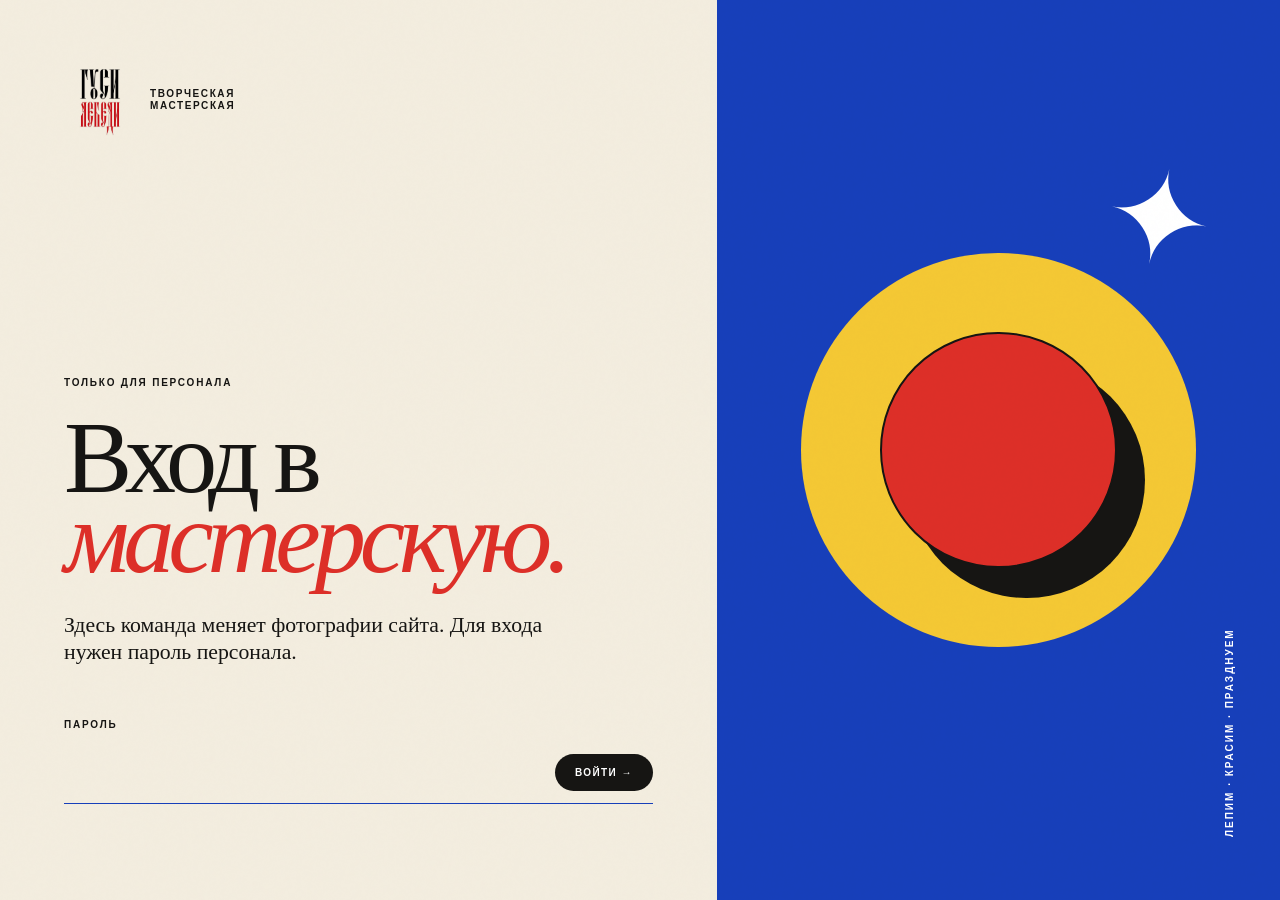
<file: login.html>
<!doctype html>
<html lang="ru">
  <head>
    <meta charset="UTF-8" />
    <meta name="viewport" content="width=device-width, initial-scale=1.0" />
    <meta name="robots" content="noindex, nofollow, noarchive" />
    <meta name="theme-color" content="#173fba" />
    <title>Гуси-Лебеди — вход для персонала</title>
    <link rel="icon" href="assets/gusi-lebedi-logo.png" />
    <link rel="stylesheet" href="login.css" />
    <script src="login.js" defer></script>
  </head>
  <body>
    <main class="login-shell">
      <section class="login-card" aria-labelledby="login-title">
        <a class="login-brand" href="index.html" aria-label="Вернуться на сайт Гуси-Лебеди">
          <img src="assets/gusi-lebedi-logo.png" alt="Гуси-Лебеди" />
          <span>Творческая<br />мастерская</span>
        </a>

        <div class="login-copy">
          <p class="eyebrow">Только для персонала</p>
          <h1 id="login-title">Вход в<br /><em>мастерскую.</em></h1>
          <p>Здесь команда меняет фотографии сайта. Для входа нужен пароль персонала.</p>
        </div>

        <form class="login-form">
          <label for="staff-password">Пароль</label>
          <div class="password-row">
            <input id="staff-password" name="password" type="password" autocomplete="current-password" required autofocus />
            <button type="submit">Войти <span aria-hidden="true">→</span></button>
          </div>
          <p class="login-status" role="status" aria-live="polite"></p>
        </form>
      </section>

      <aside class="login-art" aria-hidden="true">
        <span class="art-star">✦</span>
        <div class="art-orbit"></div>
        <p>лепим · красим · празднуем</p>
      </aside>
    </main>
  </body>
</html>
</file>
<file: login.css>
:root {
  --paper: #f3eddf;
  --ink: #161513;
  --red: #dd2f28;
  --blue: #173fba;
  --yellow: #f4c834;
  --serif: "Iowan Old Style", "Baskerville", "Times New Roman", serif;
  --sans: "Arial Narrow", "Avenir Next Condensed", "Helvetica Neue", sans-serif;
}

* { box-sizing: border-box; }

body {
  min-height: 100svh;
  margin: 0;
  color: var(--ink);
  background: var(--paper);
  font-family: var(--sans);
}

body::before {
  position: fixed;
  inset: 0;
  z-index: 5;
  pointer-events: none;
  opacity: 0.1;
  content: "";
  background-image: url("data:image/svg+xml,%3Csvg viewBox='0 0 180 180' xmlns='http://www.w3.org/2000/svg'%3E%3Cfilter id='n'%3E%3CfeTurbulence type='fractalNoise' baseFrequency='.92' numOctaves='3' stitchTiles='stitch'/%3E%3C/filter%3E%3Crect width='100%25' height='100%25' filter='url(%23n)' opacity='.16'/%3E%3C/svg%3E");
  mix-blend-mode: multiply;
}

a { color: inherit; text-decoration: none; }

.login-shell {
  display: grid;
  min-height: 100svh;
  grid-template-columns: minmax(0, 1.12fr) minmax(360px, 0.88fr);
}

.login-card {
  display: flex;
  min-width: 0;
  flex-direction: column;
  padding: clamp(24px, 5vw, 76px);
}

.login-brand {
  display: flex;
  align-items: center;
  gap: 14px;
  font-size: 10px;
  font-weight: 800;
  line-height: 1.2;
  text-transform: uppercase;
  letter-spacing: 0.16em;
}

.login-brand img {
  width: 72px;
  height: 72px;
  object-fit: cover;
  background: var(--paper);
  mix-blend-mode: multiply;
}

.login-copy {
  width: min(670px, 100%);
  margin: auto 0 48px;
}

.eyebrow,
.login-form label {
  font-size: 10px;
  font-weight: 800;
  text-transform: uppercase;
  letter-spacing: 0.18em;
}

.login-copy h1 {
  margin: 30px 0 34px;
  font-family: var(--serif);
  font-size: clamp(68px, 8vw, 128px);
  font-weight: 400;
  line-height: 0.78;
  letter-spacing: -0.06em;
}

.login-copy h1 em { color: var(--red); font-weight: 400; }

.login-copy > p:last-child {
  max-width: 480px;
  margin: 0;
  font-family: var(--serif);
  font-size: clamp(18px, 1.7vw, 25px);
  line-height: 1.25;
}

.login-form { width: min(670px, 100%); }

.password-row {
  display: grid;
  grid-template-columns: 1fr auto;
  margin-top: 10px;
  border-bottom: 1px solid rgba(22, 21, 19, 0.38);
}

.password-row:focus-within { border-color: var(--blue); }

.password-row input {
  min-width: 0;
  padding: 17px 0;
  border: 0;
  outline: 0;
  background: transparent;
  font-family: var(--serif);
  font-size: 24px;
}

.password-row button {
  align-self: center;
  padding: 13px 20px;
  color: white;
  border: 0;
  border-radius: 100px;
  cursor: pointer;
  background: var(--ink);
  font: 800 10px var(--sans);
  text-transform: uppercase;
  letter-spacing: 0.14em;
  transition: background 0.25s ease, transform 0.25s ease;
}

.password-row button:hover { background: var(--blue); transform: translateY(-2px); }
.password-row button:disabled { cursor: wait; opacity: 0.6; }

.login-status {
  min-height: 20px;
  margin: 12px 0 0;
  color: var(--red);
  font-family: var(--serif);
  font-size: 16px;
}

.login-art {
  position: relative;
  display: grid;
  min-height: 100svh;
  place-items: center;
  overflow: hidden;
  color: white;
  background: var(--blue);
}

.login-art::before {
  position: absolute;
  width: 70%;
  aspect-ratio: 1;
  content: "";
  border-radius: 50%;
  background: var(--yellow);
}

.art-orbit {
  position: relative;
  width: 42%;
  aspect-ratio: 1;
  border: 2px solid var(--ink);
  border-radius: 50%;
  background: var(--red);
  box-shadow: 28px 30px 0 var(--ink);
}

.art-star {
  position: absolute;
  z-index: 2;
  top: 16%;
  right: 12%;
  color: white;
  font-size: clamp(80px, 10vw, 160px);
  transform: rotate(12deg);
}

.login-art p {
  position: absolute;
  right: 8%;
  bottom: 7%;
  margin: 0;
  font-size: 10px;
  font-weight: 800;
  text-transform: uppercase;
  letter-spacing: 0.2em;
  transform: rotate(-90deg) translateX(100%);
  transform-origin: right bottom;
}

@media (max-width: 780px) {
  .login-shell { display: block; }
  .login-card { min-height: 100svh; padding: 20px 18px 32px; }
  .login-brand img { width: 58px; height: 58px; }
  .login-copy { margin: auto 0 42px; }
  .login-copy h1 { margin-block: 24px; font-size: clamp(64px, 22vw, 88px); }
  .password-row { grid-template-columns: 1fr; border: 0; gap: 12px; }
  .password-row input { border-bottom: 1px solid rgba(22, 21, 19, 0.38); }
  .password-row button { width: 100%; min-height: 50px; }
  .login-art { display: none; }
}
</file>
